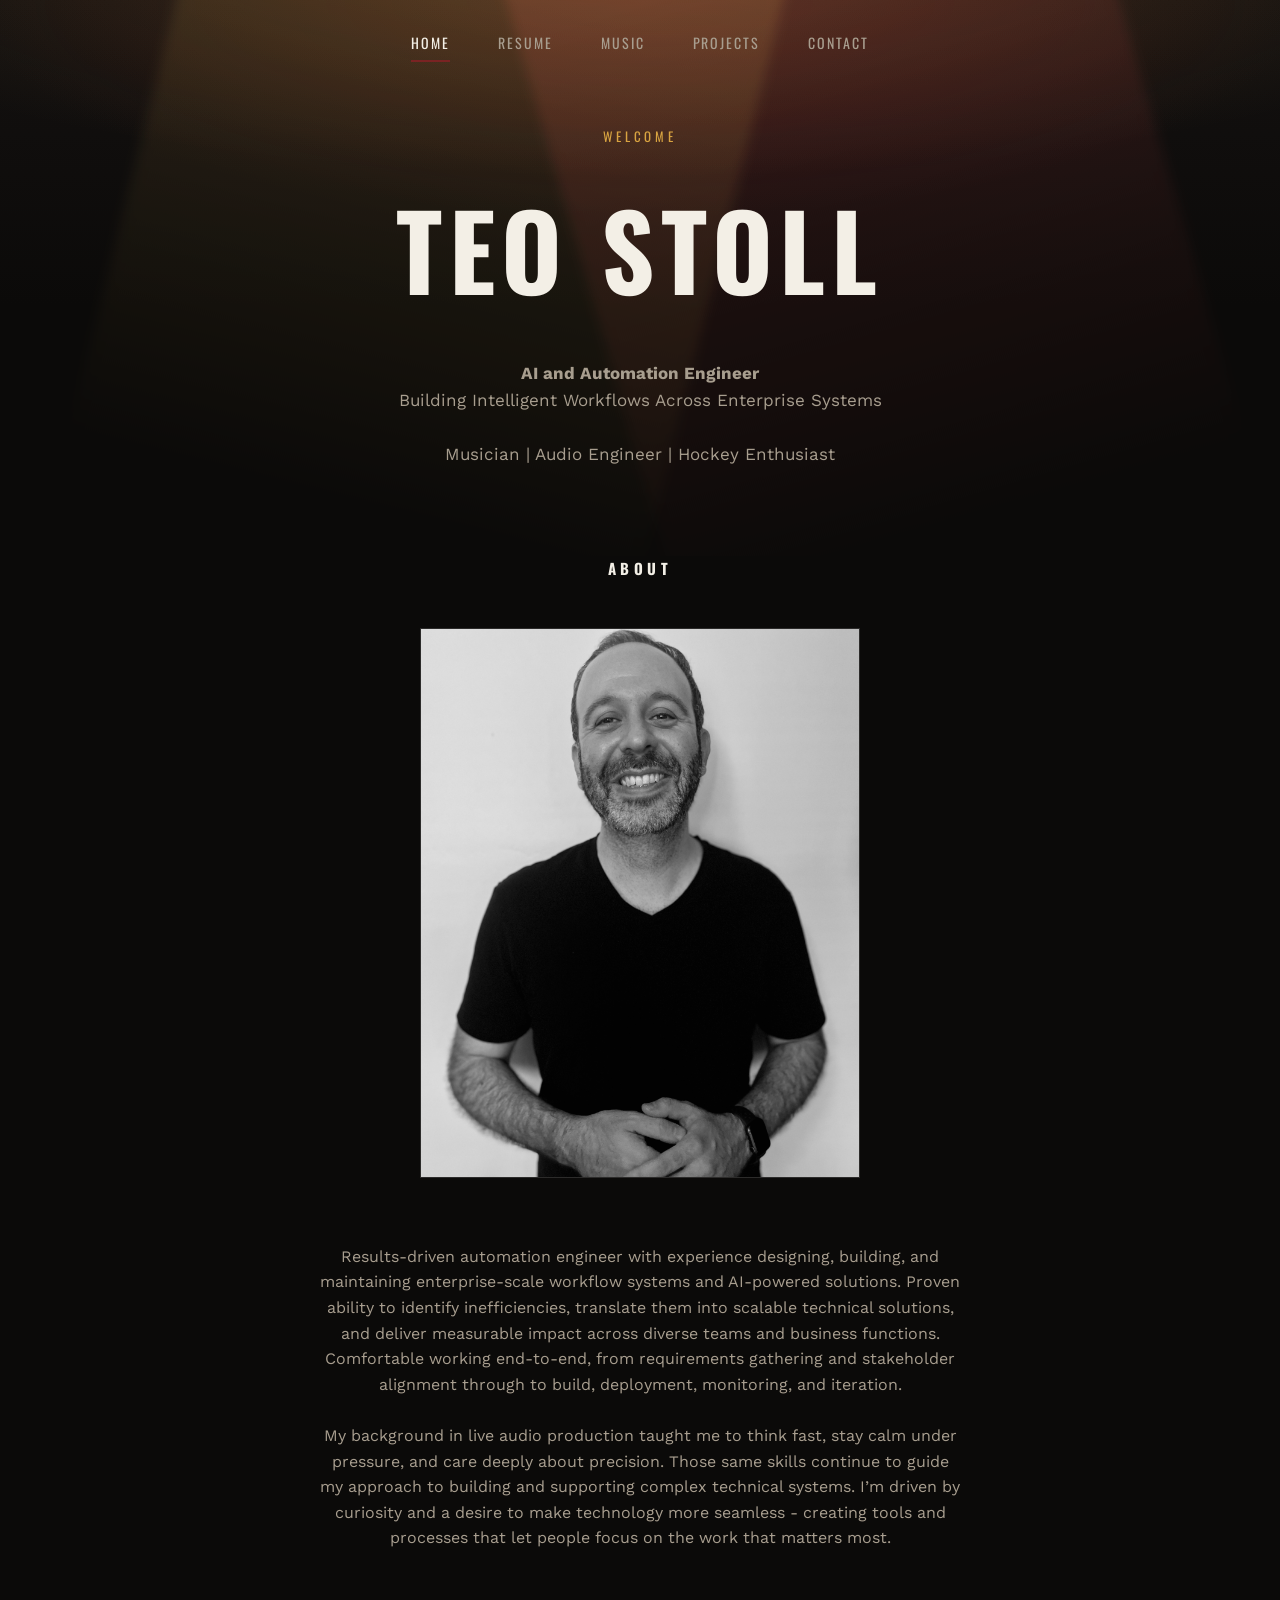
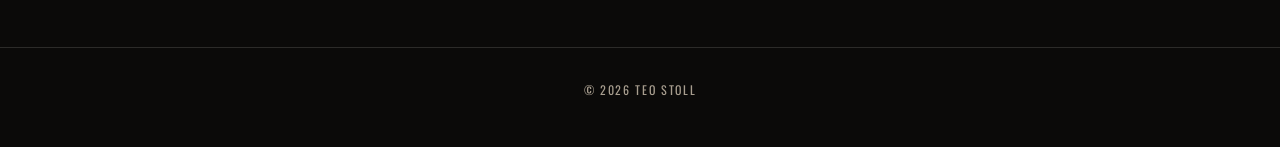
<file: index.html>
<!DOCTYPE html>
<html lang="en">
<head>
<meta charset="UTF-8">
<meta name="viewport" content="width=device-width, initial-scale=1.0">
<title>Teo Stoll</title>
<link rel="stylesheet" href="style.css">
</head>
<body>

<div class="stage">
  <nav class="nav">
    <a href="index.html" aria-current="page">Home</a>
    <a href="resume.html">Resume</a>
    <a href="music.html">Music</a>    
    <a href="projects.html">Projects</a>
    <a href="contact.html">Contact</a>
  </nav>

  <header class="hero">
    <p class="eyebrow">Welcome</p>
    <h1>Teo Stoll</h1>
    <!--<p class="contact-line">
      <span>703.868.8177</span>
      <span>&middot;</span>
      <span>teo.stoll@gmail.com</span>
    </p>-->
    <p class="lede">
     <b>AI and Automation Engineer</b>
     <br>
     Building Intelligent Workflows Across Enterprise Systems
      <br>
      <br>
      Musician | Audio Engineer | Hockey Enthusiast 
    </p>
  </header>
</div>

<main class="section">
  <h2 class="section-title">About</h2>
  <img src="headshot.jpeg" alt="Teo Stoll Black and White Headshot" class="headshot"> 
  <br>
  <p style="color: var(--paper-dim); text-align: center; max-width: 640px; margin: 0 auto;">
    Results-driven automation engineer with experience designing, building, and maintaining enterprise-scale workflow systems and AI-powered solutions. Proven ability to identify inefficiencies, translate them into scalable technical solutions, and deliver measurable impact across diverse teams and business functions. Comfortable working end-to-end, from requirements gathering and stakeholder alignment through to build, deployment, monitoring, and iteration. <br> <br>
 
My background in live audio production taught me to think fast, stay calm under pressure, and care deeply about precision. Those same skills continue to guide my approach to building and supporting complex technical systems. I’m driven by curiosity and a desire to make technology more seamless - creating tools and processes that let people focus on the work that matters most.
  </p>
</main>
 
<footer>&copy; 2026 Teo Stoll</footer>
 
</body>
</html>
</file>
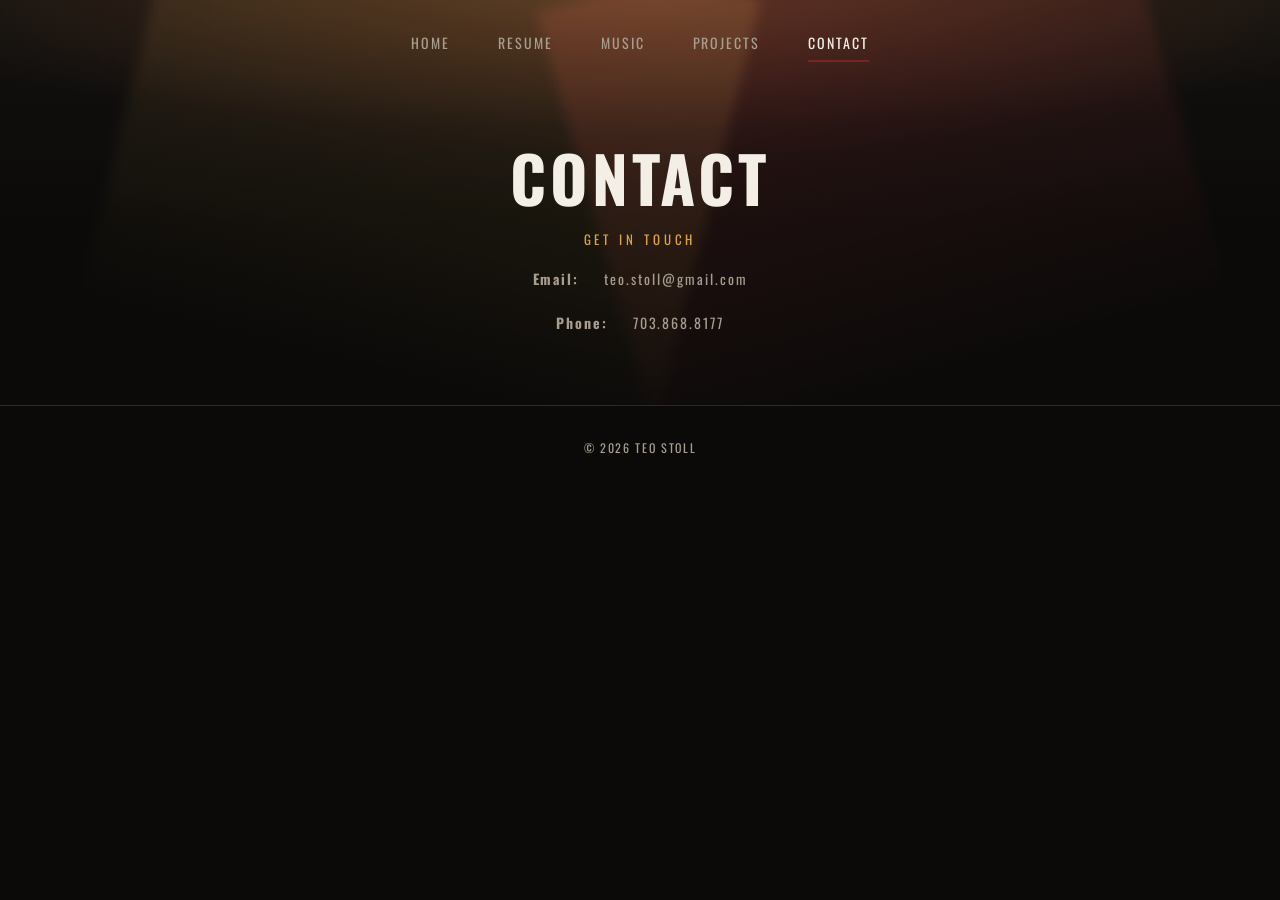
<file: contact.html>
<!DOCTYPE html>
<html lang="en">
<head>
<meta charset="UTF-8">
<meta name="viewport" content="width=device-width, initial-scale=1.0">
<title>Contact — Teo Stoll</title>
<link rel="stylesheet" href="style.css">
</head>
<body>

<div class="stage">
  <nav class="nav">
    <a href="index.html">Home</a>
    <a href="resume.html">Resume</a>
    <a href="music.html">Music</a>
    <a href="projects.html">Projects</a>
    <a href="contact.html" aria-current="page">Contact</a>
  </nav>

  <header class="hero" style="padding-bottom: 56px;">
    <h1 style="font-size: clamp(36px, 7vw, 64px);">Contact</h1>
    <p class="eyebrow">Get In Touch</p>
    <p class="contact-line">
      <span> <b>Email:</b></span>
      <span><a href="mailto:teo.stoll@gmail.com">teo.stoll@gmail.com</a></span>
      <br>
      <!--<span>&middot;</span>-->
      <br>
      <span> <b>Phone:</b></span>  
      <span>703.868.8177</span>
    </p>
  </header>
</div>
<!---
<main class="section">

  <h2 class="section-title">Contact Me</h2>

    Form submissions are handled by Formspree (https://formspree.io).
    Manage/view submissions at https://formspree.io/forms/xnjkgkqa

    Submission is done via JS (fetch) instead of a plain HTML POST so we can
    control the post-submit redirect ourselves, since Formspree's built-in
    custom redirect (_next) is a paid-plan feature. This approach is free
    on any plan.
  <form id="contact-form" action="https://formspree.io/f/xnjkgkqa" method="POST">

    <div class="field-group">
      <label>Name</label>
      <div class="field-row">
        <div class="field">
          <label for="first-name" style="font-size: 13px; text-transform: uppercase; letter-spacing: 0.08em;">
            First Name<span class="required-tag">(Required)</span>
          </label>
          <input type="text" id="first-name" name="first-name" required>
        </div>
        <div class="field">
          <label for="last-name" style="font-size: 13px; text-transform: uppercase; letter-spacing: 0.08em;">
            Last Name<span class="required-tag">(Required)</span>
          </label>
          <input type="text" id="last-name" name="last-name" required>
        </div>
      </div>
    </div>

    <div class="field-group">
      <label for="email">Email Address<span class="required-tag">(Required)</span></label>
      <input type="email" id="email" name="email" required>
    </div>

    <div class="field-group">
      <label for="subject">Subject<span class="required-tag">(Required)</span></label>
      <input type="text" id="subject" name="_subject" required>
    </div>

    <div class="field-group">
      <label for="message">Message<span class="required-tag">(Required)</span></label>
      <textarea id="message" name="message" required></textarea>
    </div>

     Honeypot: real visitors never fill this in; bots often do. Formspree silently drops these. 
    <input type="text" name="_gotcha" style="display:none" tabindex="-1" autocomplete="off">

    <p id="form-error" style="display:none; color:#e07a7a; text-align:center; margin-top:24px;"></p>

    <button type="submit" class="submit-btn" id="submit-btn">Submit</button>

  </form>

  <script>
    const form = document.getElementById('contact-form');
    const submitBtn = document.getElementById('submit-btn');
    const errorEl = document.getElementById('form-error');

    form.addEventListener('submit', async function (event) {
      event.preventDefault();
      errorEl.style.display = 'none';
      submitBtn.disabled = true;
      submitBtn.textContent = 'Sending…';

      try {
        const response = await fetch(form.action, {
          method: 'POST',
          body: new FormData(form),
          headers: { 'Accept': 'application/json' }
        });

        if (response.ok) {
          window.location.href = 'thank-you.html';
        } else {
          const data = await response.json().catch(() => null);
          const message = data && data.errors
            ? data.errors.map(e => e.message).join(', ')
            : 'Something went wrong sending your message. Please try again or email directly.';
          errorEl.textContent = message;
          errorEl.style.display = 'block';
          submitBtn.disabled = false;
          submitBtn.textContent = 'Submit';
        }
      } catch (err) {
        errorEl.textContent = 'Something went wrong sending your message. Please try again or email directly.';
        errorEl.style.display = 'block';
        submitBtn.disabled = false;
        submitBtn.textContent = 'Submit';
      }
    });
  </script>

</main>
-->
<footer>&copy; 2026 Teo Stoll</footer>

</body>
</html>
</file>
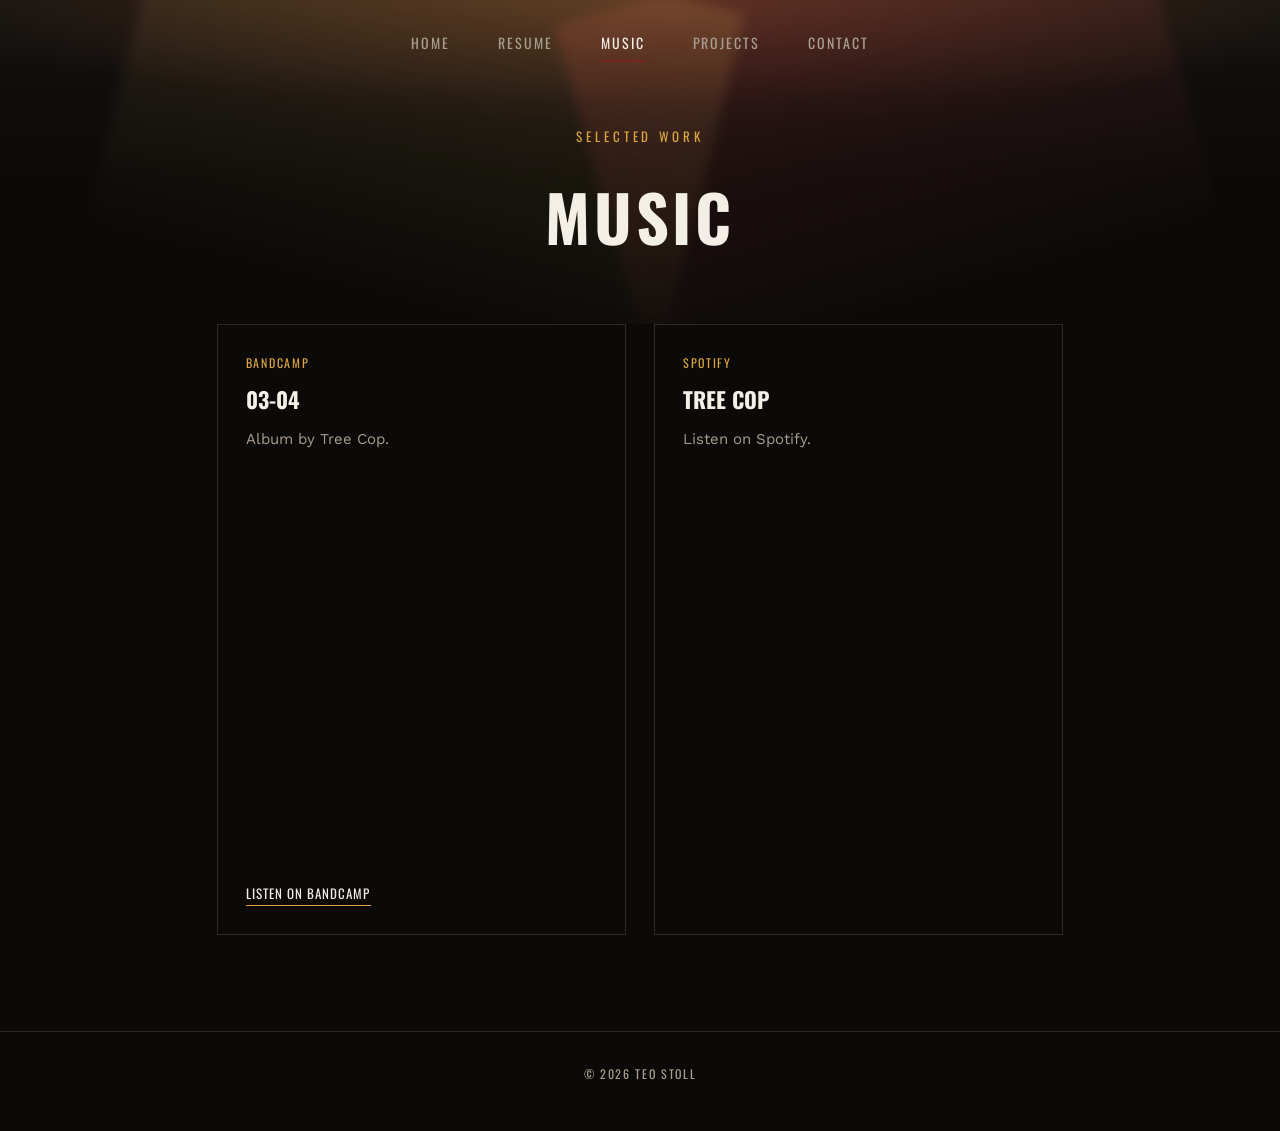
<file: music.html>
<!DOCTYPE html>
<html lang="en">
<head>
<meta charset="UTF-8">
<meta name="viewport" content="width=device-width, initial-scale=1.0">
<title>Music — Teo Stoll</title>
<link rel="stylesheet" href="style.css">
</head>
<body>

<div class="stage">
  <nav class="nav">
    <a href="index.html">Home</a>
    <a href="resume.html">Resume</a>
    <a href="music.html" aria-current="page">Music</a>
    <a href="projects.html">Projects</a>
    <a href="contact.html">Contact</a>
  </nav>

  <header class="hero" style="padding-bottom: 56px;">
    <p class="eyebrow">Selected Work</p>
    <h1 style="font-size: clamp(36px, 7vw, 64px);">Music</h1>
  </header>
</div>

<main class="section" style="max-width: 1000px;">

  <div class="project-grid">

    <div class="project-card">
      <span class="tag">Bandcamp</span>
      <h3>03-04</h3>
      <p>Album by Tree Cop.</p>
      <div class="bandcamp-embed">
        <iframe
          style="border: 0; width: 400px; height: 406px; max-width: 100%;"
          src="https://bandcamp.com/EmbeddedPlayer/album=1982489463/size=large/bgcol=333333/linkcol=0f91ff/artwork=small/transparent=true/"
          seamless
          title="03-04 by Tree Cop — Bandcamp player">
          <a href="https://treecop.bandcamp.com/album/03-04">03-04 by Tree Cop</a>
        </iframe>
      </div>
      <div class="links">
        <a href="https://treecop.bandcamp.com/album/03-04">Listen on Bandcamp</a>
      </div>
    </div>

    <div class="project-card">
      <span class="tag">Spotify</span>
      <h3>Tree Cop</h3>
      <p>Listen on Spotify.</p>
      <div class="spotify-embed">
        <iframe data-testid="embed-iframe" style="border-radius:12px" src="https://open.spotify.com/embed/artist/0P9atARHm2guDhYdRkLCI7?utm_source=generator&theme=0" width="100%" height="352" frameBorder="0" allowfullscreen="" allow="autoplay; clipboard-write; encrypted-media; fullscreen; picture-in-picture" loading="lazy"></iframe>
      </div>
    </div>

  </div>

</main>

<footer>&copy; 2026 Teo Stoll</footer>

</body>
</html>
</file>
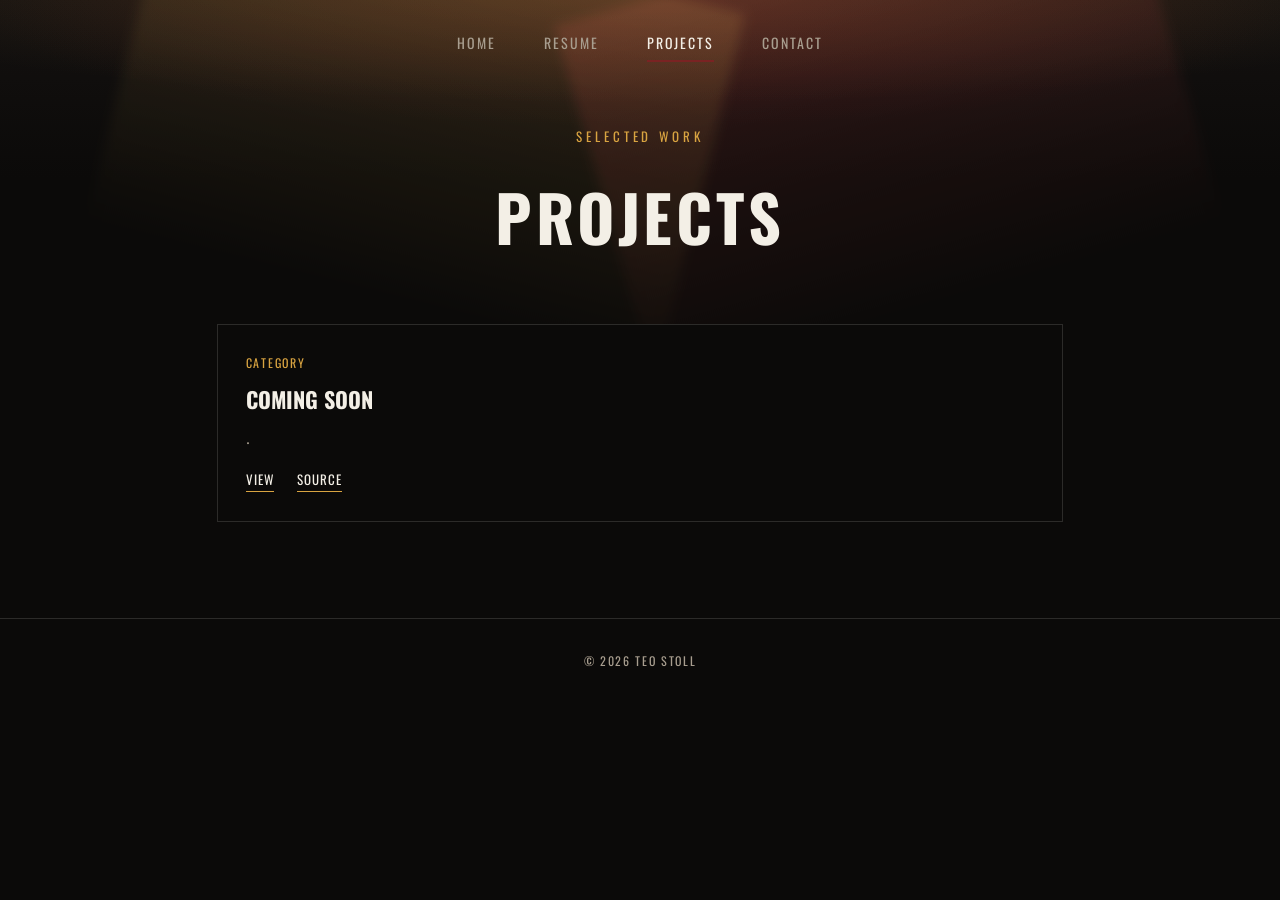
<file: projects.html>
<!DOCTYPE html>
<html lang="en">
<head>
<meta charset="UTF-8">
<meta name="viewport" content="width=device-width, initial-scale=1.0">
<title>Projects — Teo Stoll</title>
<link rel="stylesheet" href="style.css">
</head>
<body>

<div class="stage">
  <nav class="nav">
    <a href="index.html">Home</a>
    <a href="resume.html">Resume</a>
    <a href="projects.html" aria-current="page">Projects</a>
    <a href="contact.html">Contact</a>
  </nav>

  <header class="hero" style="padding-bottom: 56px;">
    <p class="eyebrow">Selected Work</p>
    <h1 style="font-size: clamp(36px, 7vw, 64px);">Projects</h1>
  </header>
</div>

<main class="section" style="max-width: 1000px;">

  <div class="project-grid">

    <div class="project-card">
      <span class="tag">Category</span>
      <h3>Coming Soon</h3>
      <p>.</p>
      <div class="links">
        <a href="#">View</a>
        <a href="#">Source</a>
      </div>
    </div>


  </div>

</main>

<footer>&copy; 2026 Teo Stoll</footer>

</body>
</html>
</file>
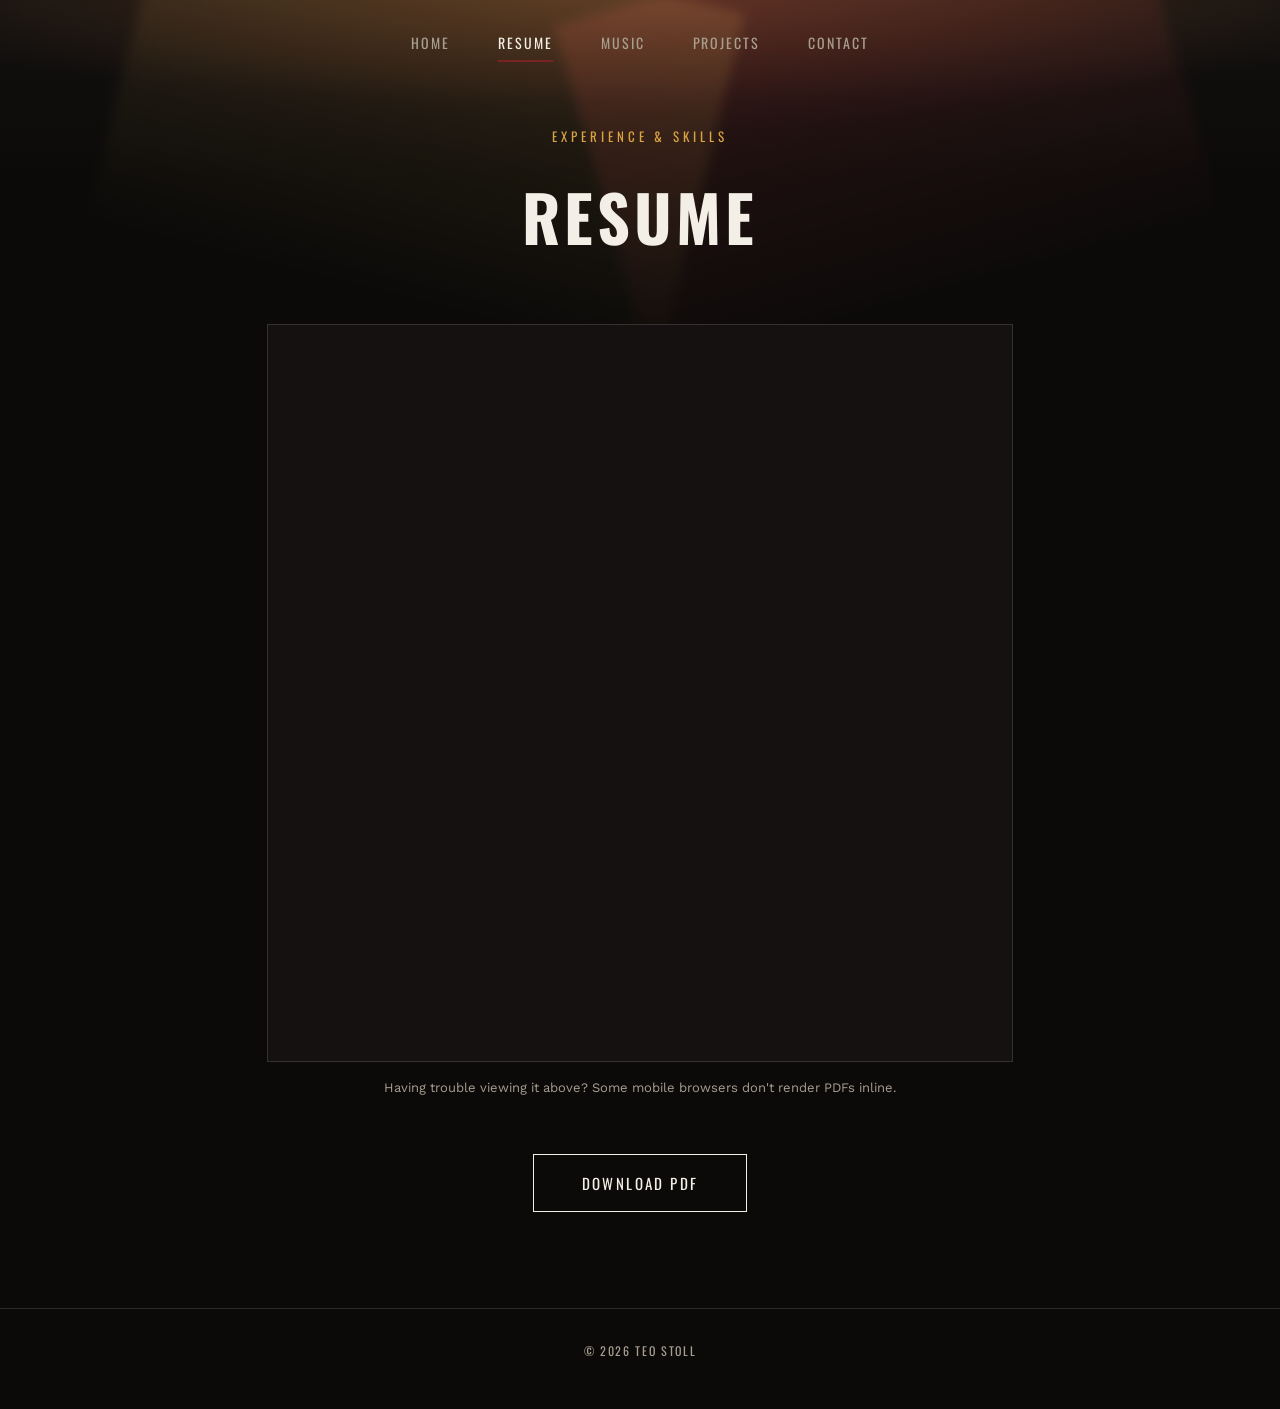
<file: resume.html>
<!DOCTYPE html>
<html lang="en">
<head>
<meta charset="UTF-8">
<meta name="viewport" content="width=device-width, initial-scale=1.0">
<title>Resume — Teo Stoll</title>
<link rel="stylesheet" href="style.css">
</head>
<body>

<div class="stage">
  <nav class="nav">
    <a href="index.html">Home</a>
    <a href="resume.html" aria-current="page">Resume</a>
    <a href="music.html">Music</a>
    <a href="projects.html">Projects</a>
    <a href="contact.html">Contact</a>
  </nav>

  <header class="hero" style="padding-bottom: 56px;">
    <p class="eyebrow">Experience &amp; Skills</p>
    <h1 style="font-size: clamp(36px, 7vw, 64px);">Resume</h1>
  </header>
</div>

<main class="section" style="max-width: 900px;">

  <!--
    Drop your resume file in this same folder, named resume.pdf
    (or update the two "resume.pdf" references below to match your filename).
  -->

  <div class="pdf-embed">
    <iframe src="Teo Stoll Resume July 2026.pdf" title="Teo Stoll — Resume" loading="lazy"></iframe>
  </div>

  <p class="pdf-fallback-note">
    Having trouble viewing it above? Some mobile browsers don't render PDFs inline.
  </p>

  <div style="text-align: center; margin-top: 8px;">
    <a href="Teo Stoll Resume July 2026.pdf" download class="submit-btn" style="display: inline-block; text-decoration: none;">
      Download PDF
    </a>
  </div>

</main>

<footer>&copy; 2026 Teo Stoll</footer>

</body>
</html>
</file>
<file: style.css>
/* ============================================
   TEO STOLL — site stylesheet
   Theme: Stage / spotlight, dark ground, warm rim light
   ============================================ */

@import url('https://fonts.googleapis.com/css2?family=Oswald:wght@400;500;600;700&family=Work+Sans:wght@400;500;600&display=swap');

:root {
  --ground:      #0b0a09;
  --ground-2:    #141110;
  --ember:       #7a2323;
  --spotlight:   #d9a441;
  --paper:       #f3efe6;
  --paper-dim:   #a89e8f;
  --line:        rgba(243, 239, 230, 0.14);

  --display: 'Oswald', 'Arial Narrow', sans-serif;
  --body:    'Work Sans', -apple-system, sans-serif;

  --gutter: clamp(24px, 6vw, 96px);
}

* { box-sizing: border-box; }

html { scroll-behavior: smooth; }

body {
  margin: 0;
  background: var(--ground);
  color: var(--paper);
  font-family: var(--body);
  line-height: 1.6;
  -webkit-font-smoothing: antialiased;
}

a { color: inherit; text-decoration: none; }

img { max-width: 100%; display: block; }

::selection { background: var(--ember); color: var(--paper); }

/* ---------- Stage / spotlight backdrop ---------- */
/* Signature element: crossing beams of light rendered in pure CSS,
   standing in for a photographed stage without reusing any image asset. */

.stage {
  position: relative;
  overflow: hidden;
  background:
    radial-gradient(ellipse 120% 70% at 50% -10%, rgba(217,164,65,0.16), transparent 60%),
    radial-gradient(ellipse 80% 60% at 50% 0%, rgba(122,35,35,0.28), transparent 65%),
    linear-gradient(180deg, var(--ground-2) 0%, var(--ground) 55%);
}

.stage::before,
.stage::after {
  content: "";
  position: absolute;
  top: -20%;
  width: 46vw;
  height: 160%;
  background: linear-gradient(180deg, rgba(217,164,65,0.16), transparent 70%);
  filter: blur(6px);
  mix-blend-mode: screen;
  pointer-events: none;
}

.stage::before {
  left: 8%;
  transform: rotate(14deg);
  animation: sway-left 14s ease-in-out infinite alternate;
}

.stage::after {
  right: 6%;
  background: linear-gradient(180deg, rgba(122,35,35,0.30), transparent 72%);
  transform: rotate(-16deg);
  animation: sway-right 16s ease-in-out infinite alternate;
}

@keyframes sway-left {
  from { transform: rotate(10deg) translateX(0); }
  to   { transform: rotate(18deg) translateX(2vw); }
}
@keyframes sway-right {
  from { transform: rotate(-12deg) translateX(0); }
  to   { transform: rotate(-20deg) translateX(-2vw); }
}

@media (prefers-reduced-motion: reduce) {
  .stage::before, .stage::after { animation: none; }
}

/* ---------- Nav ---------- */

.nav {
  display: flex;
  justify-content: center;
  gap: clamp(20px, 4vw, 48px);
  padding: 32px var(--gutter) 0;
  position: relative;
  z-index: 2;
}

.nav a {
  font-family: var(--display);
  font-size: 14px;
  letter-spacing: 0.14em;
  text-transform: uppercase;
  color: var(--paper-dim);
  padding-bottom: 6px;
  border-bottom: 2px solid transparent;
  transition: color 0.2s ease, border-color 0.2s ease;
}

.nav a:hover,
.nav a:focus-visible {
  color: var(--paper);
  border-color: var(--spotlight);
}

.nav a[aria-current="page"] {
  color: var(--paper);
  border-color: var(--ember);
}

/* ---------- Hero ---------- */

.hero {
  position: relative;
  z-index: 2;
  text-align: center;
  padding: 64px var(--gutter) 88px;
}

.hero .eyebrow {
  font-family: var(--display);
  font-size: 13px;
  letter-spacing: 0.3em;
  text-transform: uppercase;
  color: var(--spotlight);
  margin: 0 0 18px;
}

.hero h1 {
  font-family: var(--display);
  font-weight: 700;
  font-size: clamp(48px, 10vw, 104px);
  letter-spacing: 0.06em;
  margin: 0;
  text-transform: uppercase;
}

.hero .contact-line {
  margin-top: 18px;
  font-family: var(--display);
  font-size: 14px;
  letter-spacing: 0.14em;
  color: var(--paper-dim);
}

.hero .contact-line span { margin: 0 10px; }

.hero p.lede {
  max-width: 620px;
  margin: 28px auto 0;
  color: var(--paper-dim);
  font-size: 17px;
}

/* ---------- Headshot (About section) ---------- */

.headshot {
  display: block;
  width: 440px;
  max-width: 60vw;
  aspect-ratio: 2906 / 3632;
  height: auto;
  object-fit: cover;
  margin: 0 auto 40px;
  border: 1px solid var(--line);
  filter: grayscale(100%);
}

/* ---------- Section shell ---------- */

.section {
  position: relative;
  z-index: 2;
  max-width: 900px;
  margin: 0 auto;
  padding: 0 var(--gutter) 96px;
}

.section-title {
  font-family: var(--display);
  font-size: 15px;
  letter-spacing: 0.3em;
  text-transform: uppercase;
  color: var(--paper);
  text-align: center;
  margin: 0 0 48px;
}

hr.rule {
  border: none;
  border-top: 1px solid var(--line);
  margin: 0;
}

/* ---------- Forms (contact page) ---------- */

.field-group { margin-bottom: 32px; }

.field-group label,
.field-row .field label {
  display: block;
  font-family: var(--display);
  font-size: 20px;
  letter-spacing: 0.02em;
  text-transform: uppercase;
  margin-bottom: 6px;
}

.required-tag {
  font-family: var(--body);
  font-size: 12px;
  letter-spacing: 0.08em;
  text-transform: uppercase;
  color: var(--paper-dim);
  font-weight: 600;
  margin-left: 6px;
}

.field-row {
  display: grid;
  grid-template-columns: 1fr 1fr;
  gap: 24px;
}

@media (max-width: 560px) {
  .field-row { grid-template-columns: 1fr; }
}

input[type="text"],
input[type="email"],
textarea {
  width: 100%;
  background: var(--paper);
  color: #1a1a1a;
  border: none;
  padding: 14px 16px;
  font-family: var(--body);
  font-size: 15px;
  border-radius: 1px;
}

textarea { min-height: 140px; resize: vertical; }

input:focus-visible,
textarea:focus-visible {
  outline: 3px solid var(--spotlight);
  outline-offset: 1px;
}

.submit-btn {
  display: block;
  margin: 48px auto 0;
  background: transparent;
  border: 1px solid var(--paper);
  color: var(--paper);
  font-family: var(--display);
  font-size: 15px;
  letter-spacing: 0.16em;
  text-transform: uppercase;
  padding: 16px 48px;
  cursor: pointer;
  transition: background 0.2s ease, color 0.2s ease, border-color 0.2s ease;
}

.submit-btn:hover,
.submit-btn:focus-visible {
  background: var(--spotlight);
  border-color: var(--spotlight);
  color: #1a1400;
}

.contact-details {
  text-align: center;
  margin-bottom: 56px;
  color: var(--paper-dim);
  font-family: var(--display);
  letter-spacing: 0.1em;
}

.contact-details a { color: var(--paper); }

/* ---------- Resume page ---------- */

.resume-entry {
  display: grid;
  grid-template-columns: 160px 1fr;
  gap: 24px;
  padding: 28px 0;
  border-bottom: 1px solid var(--line);
}

.resume-entry:last-child { border-bottom: none; }

.resume-entry .when {
  font-family: var(--display);
  font-size: 13px;
  letter-spacing: 0.1em;
  text-transform: uppercase;
  color: var(--spotlight);
}

.resume-entry h3 {
  font-family: var(--display);
  font-size: 20px;
  letter-spacing: 0.02em;
  margin: 0 0 4px;
  text-transform: uppercase;
}

.resume-entry .role-meta {
  color: var(--paper-dim);
  font-size: 14px;
  margin-bottom: 10px;
}

.resume-entry ul {
  margin: 0;
  padding-left: 18px;
  color: var(--paper-dim);
}

.resume-entry ul li { margin-bottom: 6px; }

@media (max-width: 560px) {
  .resume-entry { grid-template-columns: 1fr; }
}

.skills-grid {
  display: grid;
  grid-template-columns: repeat(auto-fit, minmax(160px, 1fr));
  gap: 16px;
  margin-top: 16px;
}

.skill-chip {
  border: 1px solid var(--line);
  padding: 12px 16px;
  font-family: var(--display);
  font-size: 13px;
  letter-spacing: 0.08em;
  text-transform: uppercase;
  text-align: center;
  color: var(--paper-dim);
}

/* ---------- Resume PDF embed ---------- */

.pdf-embed {
  border: 1px solid var(--line);
  background: var(--ground-2);
  height: 82vh;
  min-height: 480px;
}

.pdf-embed iframe {
  width: 100%;
  height: 100%;
  border: 0;
}

.pdf-fallback-note {
  text-align: center;
  color: var(--paper-dim);
  font-size: 13px;
  margin: 16px 0 0;
}

/* ---------- Projects page ---------- */

.project-grid {
  display: grid;
  grid-template-columns: repeat(auto-fit, minmax(260px, 1fr));
  gap: 28px;
}

.project-card {
  border: 1px solid var(--line);
  padding: 28px;
  transition: border-color 0.2s ease, transform 0.2s ease;
}

.project-card:hover {
  border-color: var(--spotlight);
  transform: translateY(-3px);
}

.project-card .tag {
  font-family: var(--display);
  font-size: 12px;
  letter-spacing: 0.14em;
  text-transform: uppercase;
  color: var(--spotlight);
  margin-bottom: 10px;
  display: block;
}

.project-card h3 {
  font-family: var(--display);
  font-size: 22px;
  text-transform: uppercase;
  margin: 0 0 10px;
}

.project-card p {
  color: var(--paper-dim);
  font-size: 15px;
  margin: 0 0 16px;
}

.project-card .links a {
  font-family: var(--display);
  font-size: 13px;
  letter-spacing: 0.08em;
  text-transform: uppercase;
  border-bottom: 1px solid var(--spotlight);
  padding-bottom: 2px;
  margin-right: 18px;
}

/* ---------- Footer ---------- */

footer {
  position: relative;
  z-index: 2;
  text-align: center;
  padding: 32px var(--gutter) 48px;
  border-top: 1px solid var(--line);
  color: var(--paper-dim);
  font-family: var(--display);
  font-size: 12px;
  letter-spacing: 0.14em;
  text-transform: uppercase;
}
</file>
